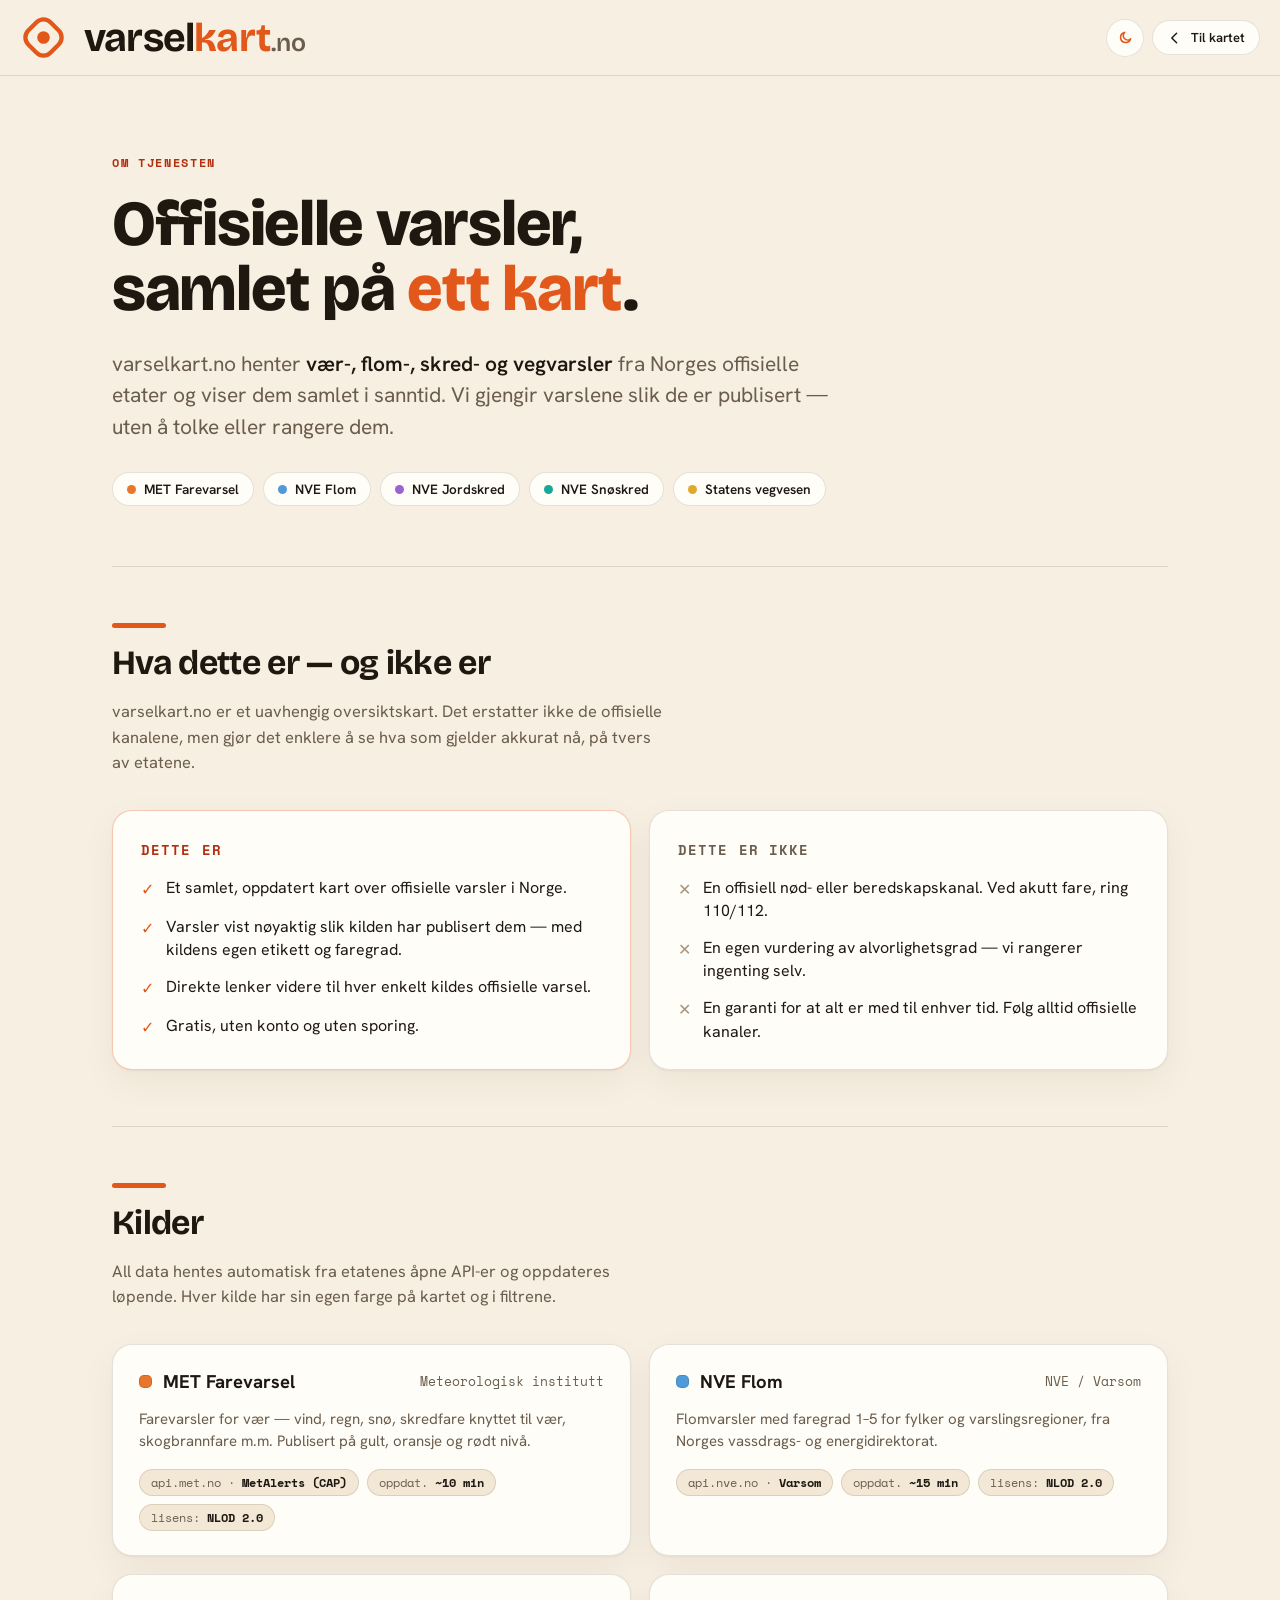
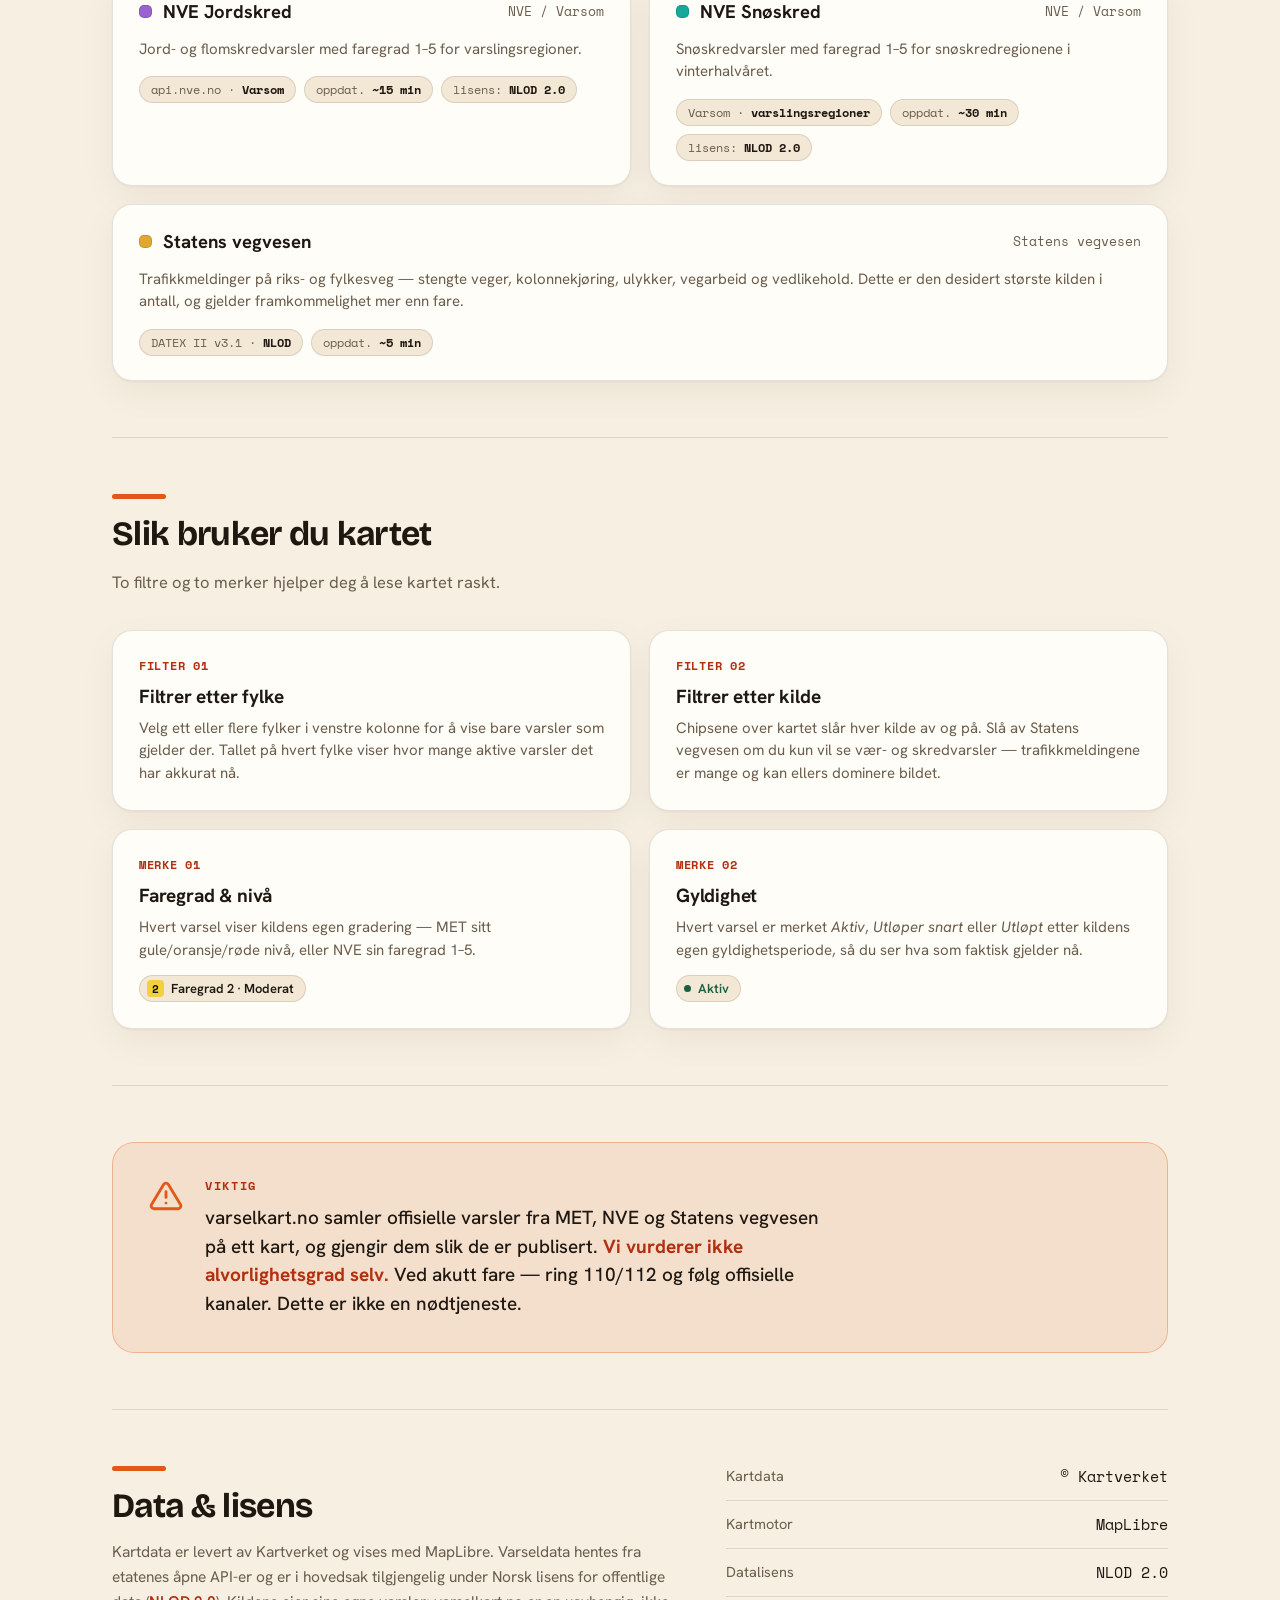
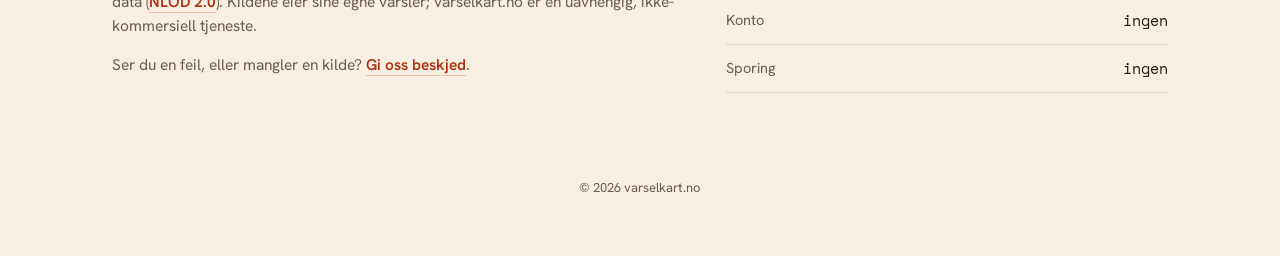
<file: frontend/om.html>
<!DOCTYPE html>
<html lang="nb" data-theme="light">
<head>
  <meta charset="UTF-8">
  <meta name="viewport" content="width=device-width, initial-scale=1.0">
  <title>Om varselkart.no — offisielle vær-, flom- og vegvarsler på kart</title>
  <meta name="description" content="Om varselkart.no — offisielle varsler fra MET, NVE og Statens vegvesen samlet på ett kart.">
  <meta name="robots" content="index, follow">
  <meta property="og:type" content="website">
  <meta property="og:url" content="https://varselkart.no/om.html">
  <meta property="og:title" content="Om varselkart.no">
  <meta property="og:description" content="Om varselkart.no — offisielle varsler fra MET, NVE og Statens vegvesen samlet på ett kart.">
  <meta property="og:locale" content="nb_NO">
  <meta property="og:image" content="https://varselkart.no/assets/og-image.png">
  <meta name="twitter:card" content="summary_large_image">
  <meta name="twitter:title" content="Om varselkart.no">
  <meta name="twitter:description" content="Om varselkart.no — offisielle varsler fra MET, NVE og Statens vegvesen samlet på ett kart.">
  <meta name="twitter:image" content="https://varselkart.no/assets/og-image.png">
  <script type="application/ld+json">
  {
    "@context": "https://schema.org",
    "@type": "WebPage",
    "name": "Om varselkart",
    "url": "https://varselkart.no/om.html",
    "description": "Om varselkart.no — offisielle varsler fra MET, NVE og Statens vegvesen samlet på ett kart.",
    "inLanguage": "nb-NO",
    "isPartOf": { "@type": "WebSite", "url": "https://varselkart.no" }
  }
  </script>
  <link rel="canonical" href="https://varselkart.no/om.html">
  <link rel="preconnect" href="https://fonts.googleapis.com">
  <link rel="preconnect" href="https://fonts.gstatic.com" crossorigin>
  <link href="https://fonts.googleapis.com/css2?family=Hanken+Grotesk:wght@400;500;600;700&family=Bricolage+Grotesque:opsz,wght@12..96,400;12..96,600;12..96,700;12..96,800&family=Space+Mono:wght@400;700&display=swap" rel="stylesheet">
  <link rel="icon" href="/favicon.ico" sizes="any">
  <link rel="icon" type="image/svg+xml" href="/favicon.svg">
  <link rel="icon" type="image/png" sizes="32x32" href="/favicon-32.png">
  <link rel="apple-touch-icon" href="/favicon-180.png">
  <link rel="manifest" href="/site.webmanifest">
  <meta name="theme-color" content="#E2571A">
  <link rel="stylesheet" href="style.css">
  <style>
    /* ── Om-side layout overrides ── */
    html, body { height: auto; overflow: auto; }
    #app { height: auto; min-height: 100vh; flex-direction: column; }

    /* ── Header ── */
    #app-header {
      position: sticky;
      top: 0;
      z-index: 20;
      height: var(--header-h);
      background: color-mix(in srgb, var(--bg) 86%, transparent);
      backdrop-filter: blur(12px);
      -webkit-backdrop-filter: blur(12px);
    }
    #brand {
      display: inline-flex;
      align-items: center;
      gap: 17px;
      text-decoration: none;
      color: inherit;
    }
    #dark-toggle { color: var(--accent); }

    /* ── Om-innhold ── */
    .om-main {
      max-width: 1120px;
      margin: 0 auto;
      padding: 0 32px;
    }

    .om-section {
      padding: 56px 0;
      border-bottom: 1px solid var(--line);
    }
    .om-section:last-of-type { border-bottom: none; }

    .barhead { display: flex; flex-direction: column; gap: 14px; }
    .barhead .bar { width: 54px; height: 5px; border-radius: 99px; background: var(--accent); }

    .eyebrow {
      font-family: var(--font-mono);
      font-size: 12px;
      letter-spacing: .14em;
      text-transform: uppercase;
      color: var(--accent);
      font-weight: 700;
    }

    /* ── Hero ── */
    .hero { padding: 78px 0 60px; }
    .hero h1 {
      margin: 20px 0 0;
      font-family: var(--font-display);
      font-size: 64px;
      font-weight: 800;
      letter-spacing: -.02em;
      line-height: 1.02;
      max-width: 14ch;
    }
    .hero h1 em { font-style: normal; color: var(--accent); }
    .lead {
      margin: 26px 0 0;
      font-size: 21px;
      line-height: 1.5;
      color: var(--dim);
      max-width: 60ch;
    }
    .lead strong { color: var(--text); font-weight: 600; }
    .hero-sources { display: flex; flex-wrap: wrap; gap: 9px; margin-top: 30px; }
    .src-chip {
      display: inline-flex;
      align-items: center;
      gap: 8px;
      padding: 7px 14px;
      border-radius: 99px;
      border: 1px solid var(--line);
      background: var(--panel);
      font-size: 13.5px;
      font-weight: 600;
    }
    .src-chip .dot { width: 9px; height: 9px; border-radius: 99px; flex-shrink: 0; }

    /* ── Seksjonstittel ── */
    h2.sec {
      margin: 0;
      font-family: var(--font-display);
      font-weight: 700;
      font-size: 34px;
      letter-spacing: -.02em;
    }
    .sec-intro {
      margin: 16px 0 0;
      font-size: 16.5px;
      line-height: 1.55;
      color: var(--dim);
      max-width: 62ch;
    }

    /* ── Er / Er ikke ── */
    .duo { display: grid; grid-template-columns: 1fr 1fr; gap: 18px; margin-top: 34px; }
    .card {
      background: var(--panel);
      border: 1px solid var(--line);
      border-radius: 20px;
      padding: 28px 28px 26px;
      box-shadow: 0 1px 2px rgba(40,24,10,.05), 0 12px 36px rgba(40,24,10,.05);
    }
    [data-theme="dark"] .card {
      box-shadow: 0 1px 2px rgba(0,0,0,.4), 0 18px 50px rgba(0,0,0,.5);
    }
    .card.flag { border-color: rgba(226,87,26,.32); }
    [data-theme="dark"] .card.flag { border-color: rgba(255,106,43,.42); }
    .card h3 {
      margin: 0 0 16px;
      font-size: 14px;
      font-family: var(--font-mono);
      letter-spacing: .08em;
      text-transform: uppercase;
      color: var(--accent);
      font-weight: 700;
    }
    .card.muted h3 { color: var(--dim); }
    .lst { list-style: none; display: flex; flex-direction: column; gap: 14px; }
    .lst li { display: flex; gap: 12px; font-size: 16px; line-height: 1.45; }
    .lst li .tick { flex-shrink: 0; margin-top: 2px; color: var(--accent); }
    .card.muted .lst li .tick { color: var(--faint); }

    /* ── Kilder ── */
    .src-grid { display: grid; grid-template-columns: repeat(2, 1fr); gap: 18px; margin-top: 34px; }
    .source {
      background: var(--panel);
      border: 1px solid var(--line);
      border-radius: 20px;
      padding: 24px 26px;
      box-shadow: 0 1px 2px rgba(40,24,10,.05), 0 12px 36px rgba(40,24,10,.05);
    }
    [data-theme="dark"] .source {
      box-shadow: 0 1px 2px rgba(0,0,0,.4), 0 18px 50px rgba(0,0,0,.5);
    }
    .source-top { display: flex; align-items: center; gap: 11px; }
    .source-top .dot {
      width: 13px; height: 13px; border-radius: 5px; flex-shrink: 0;
      box-shadow: inset 0 0 0 1px rgba(0,0,0,.12);
    }
    .source-top .nm { font-size: 18.5px; font-weight: 700; }
    .source-top .org {
      margin-left: auto;
      font-size: 12.5px;
      color: var(--dim);
      font-family: var(--font-mono);
    }
    .source p { margin: 14px 0 0; font-size: 15px; line-height: 1.5; color: var(--dim); }
    .source .meta { display: flex; flex-wrap: wrap; gap: 8px; margin-top: 16px; }
    .tag {
      font-family: var(--font-mono);
      font-size: 11.5px;
      color: var(--dim);
      background: var(--panel2);
      border: 1px solid var(--line);
      border-radius: 99px;
      padding: 4px 11px;
    }
    .tag b { color: var(--text); font-weight: 700; }

    /* ── Bruk ── */
    .use-grid { display: grid; grid-template-columns: repeat(2, 1fr); gap: 18px; margin-top: 34px; }
    .use {
      background: var(--panel);
      border: 1px solid var(--line);
      border-radius: 20px;
      padding: 26px;
      box-shadow: 0 1px 2px rgba(40,24,10,.05), 0 12px 36px rgba(40,24,10,.05);
    }
    [data-theme="dark"] .use {
      box-shadow: 0 1px 2px rgba(0,0,0,.4), 0 18px 50px rgba(0,0,0,.5);
    }
    .use .ix {
      font-family: var(--font-mono);
      font-size: 12px;
      color: var(--accent);
      font-weight: 700;
      letter-spacing: .06em;
    }
    .use h4 { margin: 10px 0 8px; font-size: 19px; font-weight: 700; letter-spacing: -.01em; }
    .use p { font-size: 15px; line-height: 1.5; color: var(--dim); }
    .badge-demo {
      display: inline-flex;
      align-items: center;
      gap: 7px;
      margin-top: 14px;
      padding: 4px 11px 4px 7px;
      border-radius: 99px;
      background: var(--panel2);
      border: 1px solid var(--line);
      font-size: 13px;
      font-weight: 600;
    }
    .badge-demo .sq {
      width: 17px; height: 17px; border-radius: 4px;
      display: inline-flex; align-items: center; justify-content: center;
      font-family: var(--font-mono); font-size: 11px; font-weight: 700; color: #1a1206;
    }

    /* ── Disclaimer-banner ── */
    .disclaimer {
      background: rgba(226,87,26,.1);
      border: 1px solid rgba(226,87,26,.32);
      border-radius: 22px;
      padding: 34px 36px;
      display: flex;
      gap: 22px;
      align-items: flex-start;
    }
    [data-theme="dark"] .disclaimer {
      background: rgba(255,106,43,.16);
      border-color: rgba(255,106,43,.42);
    }
    .disclaimer .ico { flex-shrink: 0; color: var(--accent); margin-top: 2px; }
    .disclaimer .eyebrow { margin-bottom: 10px; }
    .disclaimer p { font-size: 19px; line-height: 1.5; font-weight: 500; max-width: 58ch; }
    .disclaimer p .hl { color: var(--accent); font-weight: 700; }

    /* ── Kolofon ── */
    .colo { display: grid; grid-template-columns: 1.3fr 1fr; gap: 40px; }
    .colo p { font-size: 15.5px; line-height: 1.6; color: var(--dim); margin: 14px 0 0; }
    .colo a.tlink {
      color: var(--accent);
      text-decoration: none;
      font-weight: 600;
      border-bottom: 1px solid rgba(226,87,26,.32);
    }
    [data-theme="dark"] .colo a.tlink { border-bottom-color: rgba(255,106,43,.42); }
    .facts { display: flex; flex-direction: column; }
    .fact {
      display: flex;
      justify-content: space-between;
      gap: 16px;
      padding: 13px 0;
      border-bottom: 1px solid var(--line);
      font-size: 14.5px;
    }
    .fact:first-child { padding-top: 0; }
    .fact .k { color: var(--dim); }
    .fact .v { font-family: var(--font-mono); color: var(--text); }

    /* ── Footer ── */
    .om-footer {
      max-width: 1120px;
      margin: 0 auto;
      padding: 30px 32px 60px;
      display: flex;
      align-items: center;
      justify-content: space-between;
      gap: 16px;
      flex-wrap: wrap;
    }
    .om-footer .small { font-size: 13px; color: var(--dim); }
    .om-footer .ftlinks { display: flex; gap: 22px; font-size: 14px; font-weight: 600; }
    .om-footer .ftlinks a { text-decoration: none; color: var(--dim); }
    .om-footer .ftlinks a:hover { color: var(--accent); }

    /* ── Responsiv ── */
    @media (max-width: 820px) {
      .om-main, .om-footer { padding-left: 20px; padding-right: 20px; }
      .hero { padding-top: 48px; }
      .hero h1 { font-size: 42px; }
      .lead { font-size: 18px; }
      h2.sec { font-size: 27px; }
      .duo, .src-grid, .use-grid, .colo { grid-template-columns: 1fr; }
      .disclaimer { flex-direction: column; gap: 14px; padding: 26px; }
      .disclaimer p { font-size: 17px; }
      .source[style*="grid-column"] { grid-column: auto !important; }
    }

    /* var(--accent) in light mode (#e2571a) fails WCAG AA for small text — use a darker tint */
    [data-theme="light"] .eyebrow { color: #b03010; }
    [data-theme="light"] .card.flag h3 { color: #b03010; }
    [data-theme="light"] .use .ix { color: #b03010; }
    [data-theme="light"] .disclaimer p .hl { color: #b03010; }
    [data-theme="light"] .colo a.tlink { color: #b03010; }
  </style>
</head>
<body>
<div id="app">

  <header id="app-header">
    <a id="brand" href="/">
      <svg width="47" height="47" viewBox="0 0 24 24" fill="none" style="display:block;flex-shrink:0">
        <rect x="4" y="4" width="16" height="16" rx="5" transform="rotate(45 12 12)" fill="none" stroke="var(--accent)" stroke-width="2.2"/>
        <circle cx="12" cy="12" r="3.2" fill="var(--accent)"/>
      </svg>
      <span style="font-family:var(--font-display);font-weight:var(--display-weight);font-size:40px;letter-spacing:-.02em;line-height:1;white-space:nowrap">
        <span style="color:var(--text)">varsel</span><span style="color:var(--accent)">kart</span><span style="color:var(--dim);font-size:25px;font-weight:600;letter-spacing:0;margin-left:1px">.no</span>
      </span>
    </a>
    <div id="header-actions">
      <button id="dark-toggle" aria-label="Bytt modus"></button>
      <a href="/" class="pill-link" style="white-space:nowrap">
        <svg width="16" height="16" viewBox="0 0 20 20" fill="none" stroke="currentColor" stroke-width="1.8" stroke-linecap="round" stroke-linejoin="round" style="display:block;flex-shrink:0"><path d="M12 4l-6 6 6 6"/></svg>
        Til kartet
      </a>
      <!-- SKJULT I v1 — ntfy-varsling. Behold for senere versjon. Se docs/ntfy-parkert.md.
      <button id="bell-btn" class="bell-btn" aria-label="Følg fylker">
        <span class="bell-label">Følg fylker</span>
      </button>
      -->
    </div>
  </header>

  <main class="om-main">

    <!-- HERO -->
    <section class="om-section hero">
      <div class="eyebrow">Om tjenesten</div>
      <h1>Offisielle varsler, samlet på <em>ett kart</em>.</h1>
      <p class="lead">varselkart.no henter <strong>vær-, flom-, skred- og vegvarsler</strong> fra Norges offisielle etater og viser dem samlet i sanntid. Vi gjengir varslene slik de er publisert — uten å tolke eller rangere dem.</p>
      <div class="hero-sources">
        <span class="src-chip"><span class="dot" style="background:var(--met)"></span>MET Farevarsel</span>
        <span class="src-chip"><span class="dot" style="background:var(--flom)"></span>NVE Flom</span>
        <span class="src-chip"><span class="dot" style="background:var(--jord)"></span>NVE Jordskred</span>
        <span class="src-chip"><span class="dot" style="background:var(--sno)"></span>NVE Snøskred</span>
        <span class="src-chip"><span class="dot" style="background:var(--veg)"></span>Statens vegvesen</span>
      </div>
    </section>

    <!-- HVA DETTE ER / IKKE ER -->
    <section class="om-section">
      <div class="barhead">
        <div class="bar"></div>
        <h2 class="sec">Hva dette er — og ikke er</h2>
      </div>
      <p class="sec-intro">varselkart.no er et uavhengig oversiktskart. Det erstatter ikke de offisielle kanalene, men gjør det enklere å se hva som gjelder akkurat nå, på tvers av etatene.</p>
      <div class="duo">
        <div class="card flag">
          <h3>Dette er</h3>
          <ul class="lst">
            <li><span class="tick">✓</span><span>Et samlet, oppdatert kart over offisielle varsler i Norge.</span></li>
            <li><span class="tick">✓</span><span>Varsler vist nøyaktig slik kilden har publisert dem — med kildens egen etikett og faregrad.</span></li>
            <li><span class="tick">✓</span><span>Direkte lenker videre til hver enkelt kildes offisielle varsel.</span></li>
            <li><span class="tick">✓</span><span>Gratis, uten konto og uten sporing.</span></li>
          </ul>
        </div>
        <div class="card muted">
          <h3>Dette er ikke</h3>
          <ul class="lst">
            <li><span class="tick">✕</span><span>En offisiell nød- eller beredskapskanal. Ved akutt fare, ring 110/112.</span></li>
            <li><span class="tick">✕</span><span>En egen vurdering av alvorlighetsgrad — vi rangerer ingenting selv.</span></li>
            <li><span class="tick">✕</span><span>En garanti for at alt er med til enhver tid. Følg alltid offisielle kanaler.</span></li>
          </ul>
        </div>
      </div>
    </section>

    <!-- KILDER -->
    <section class="om-section">
      <div class="barhead">
        <div class="bar"></div>
        <h2 class="sec">Kilder</h2>
      </div>
      <p class="sec-intro">All data hentes automatisk fra etatenes åpne API-er og oppdateres løpende. Hver kilde har sin egen farge på kartet og i filtrene.</p>
      <div class="src-grid">
        <div class="source">
          <div class="source-top">
            <span class="dot" style="background:var(--met)"></span>
            <span class="nm">MET Farevarsel</span>
            <span class="org">Meteorologisk institutt</span>
          </div>
          <p>Farevarsler for vær — vind, regn, snø, skredfare knyttet til vær, skogbrannfare m.m. Publisert på gult, oransje og rødt nivå.</p>
          <div class="meta">
            <span class="tag">api.met.no · <b>MetAlerts (CAP)</b></span>
            <span class="tag">oppdat. <b>~10 min</b></span>
            <span class="tag">lisens: <b>NLOD 2.0</b></span>
          </div>
        </div>
        <div class="source">
          <div class="source-top">
            <span class="dot" style="background:var(--flom)"></span>
            <span class="nm">NVE Flom</span>
            <span class="org">NVE / Varsom</span>
          </div>
          <p>Flomvarsler med faregrad 1–5 for fylker og varslingsregioner, fra Norges vassdrags- og energidirektorat.</p>
          <div class="meta">
            <span class="tag">api.nve.no · <b>Varsom</b></span>
            <span class="tag">oppdat. <b>~15 min</b></span>
            <span class="tag">lisens: <b>NLOD 2.0</b></span>
          </div>
        </div>
        <div class="source">
          <div class="source-top">
            <span class="dot" style="background:var(--jord)"></span>
            <span class="nm">NVE Jordskred</span>
            <span class="org">NVE / Varsom</span>
          </div>
          <p>Jord- og flomskredvarsler med faregrad 1–5 for varslingsregioner.</p>
          <div class="meta">
            <span class="tag">api.nve.no · <b>Varsom</b></span>
            <span class="tag">oppdat. <b>~15 min</b></span>
            <span class="tag">lisens: <b>NLOD 2.0</b></span>
          </div>
        </div>
        <div class="source">
          <div class="source-top">
            <span class="dot" style="background:var(--sno)"></span>
            <span class="nm">NVE Snøskred</span>
            <span class="org">NVE / Varsom</span>
          </div>
          <p>Snøskredvarsler med faregrad 1–5 for snøskredregionene i vinterhalvåret.</p>
          <div class="meta">
            <span class="tag">Varsom · <b>varslingsregioner</b></span>
            <span class="tag">oppdat. <b>~30 min</b></span>
            <span class="tag">lisens: <b>NLOD 2.0</b></span>
          </div>
        </div>
        <div class="source" style="grid-column: 1 / -1">
          <div class="source-top">
            <span class="dot" style="background:var(--veg)"></span>
            <span class="nm">Statens vegvesen</span>
            <span class="org">Statens vegvesen</span>
          </div>
          <p>Trafikkmeldinger på riks- og fylkesveg — stengte veger, kolonnekjøring, ulykker, vegarbeid og vedlikehold. Dette er den desidert største kilden i antall, og gjelder framkommelighet mer enn fare.</p>
          <div class="meta">
            <span class="tag">DATEX II v3.1 · <b>NLOD</b></span>
            <span class="tag">oppdat. <b>~5 min</b></span>
          </div>
        </div>
      </div>
    </section>

    <!-- SLIK BRUKER DU KARTET -->
    <section class="om-section">
      <div class="barhead">
        <div class="bar"></div>
        <h2 class="sec">Slik bruker du kartet</h2>
      </div>
      <p class="sec-intro">To filtre og to merker hjelper deg å lese kartet raskt.</p>
      <div class="use-grid">
        <div class="use">
          <div class="ix">FILTER 01</div>
          <h4>Filtrer etter fylke</h4>
          <p>Velg ett eller flere fylker i venstre kolonne for å vise bare varsler som gjelder der. Tallet på hvert fylke viser hvor mange aktive varsler det har akkurat nå.</p>
        </div>
        <div class="use">
          <div class="ix">FILTER 02</div>
          <h4>Filtrer etter kilde</h4>
          <p>Chipsene over kartet slår hver kilde av og på. Slå av Statens vegvesen om du kun vil se vær- og skredvarsler — trafikkmeldingene er mange og kan ellers dominere bildet.</p>
        </div>
        <div class="use">
          <div class="ix">MERKE 01</div>
          <h4>Faregrad &amp; nivå</h4>
          <p>Hvert varsel viser kildens egen gradering — MET sitt gule/oransje/røde nivå, eller NVE sin faregrad 1–5.</p>
          <span class="badge-demo"><span class="sq" style="background:#F4D03F">2</span>Faregrad 2 · Moderat</span>
        </div>
        <div class="use">
          <div class="ix">MERKE 02</div>
          <h4>Gyldighet</h4>
          <p>Hvert varsel er merket <em>Aktiv</em>, <em>Utløper snart</em> eller <em>Utløpt</em> etter kildens egen gyldighetsperiode, så du ser hva som faktisk gjelder nå.</p>
          <span class="badge-demo" style="color:var(--ok-color)"><span style="width:7px;height:7px;border-radius:99px;background:var(--ok-color);display:inline-block"></span>Aktiv</span>
        </div>
      </div>
    </section>

    <!-- SKJULT I v1 — ntfy-varsling. Behold for senere versjon. Se docs/ntfy-parkert.md.
    <section class="om-section">
      <div class="barhead">
        <div class="bar"></div>
        <h2 class="sec">Få varsel på telefonen</h2>
      </div>
      ... ntfy-steg ...
    </section>
    -->

    <!-- DISCLAIMER -->
    <section class="om-section">
      <div class="disclaimer">
        <span class="ico">
          <svg width="34" height="34" viewBox="0 0 24 24" fill="none" stroke="currentColor" stroke-width="2" stroke-linecap="round" stroke-linejoin="round">
            <path d="M10.3 3.9 1.8 18a2 2 0 0 0 1.7 3h17a2 2 0 0 0 1.7-3L13.7 3.9a2 2 0 0 0-3.4 0Z"/>
            <path d="M12 9v4"/><path d="M12 17h.01"/>
          </svg>
        </span>
        <div>
          <div class="eyebrow">Viktig</div>
          <p>varselkart.no samler offisielle varsler fra MET, NVE og Statens vegvesen på ett kart, og gjengir dem slik de er publisert. <span class="hl">Vi vurderer ikke alvorlighetsgrad selv.</span> Ved akutt fare — ring 110/112 og følg offisielle kanaler. Dette er ikke en nødtjeneste.</p>
        </div>
      </div>
    </section>

    <!-- KOLOFON -->
    <section class="om-section">
      <div class="colo">
        <div>
          <div class="barhead">
            <div class="bar"></div>
            <h2 class="sec">Data &amp; lisens</h2>
          </div>
          <p>Kartdata er levert av Kartverket og vises med MapLibre. Varseldata hentes fra etatenes åpne API-er og er i hovedsak tilgjengelig under Norsk lisens for offentlige data (<a class="tlink" href="https://data.norge.no/nlod/no/2.0" target="_blank" rel="noopener">NLOD 2.0</a>). Kildene eier sine egne varsler; varselkart.no er en uavhengig, ikke-kommersiell tjeneste.</p>
          <p>Ser du en feil, eller mangler en kilde? <a class="tlink" href="https://github.com/MrFoos/varselkart/issues" target="_blank" rel="noopener">Gi oss beskjed</a>.</p>
        </div>
        <div class="facts">
          <div class="fact"><span class="k">Kartdata</span><span class="v">© Kartverket</span></div>
          <div class="fact"><span class="k">Kartmotor</span><span class="v">MapLibre</span></div>
          <div class="fact"><span class="k">Datalisens</span><span class="v">NLOD 2.0</span></div>
          <div class="fact"><span class="k">Konto</span><span class="v">ingen</span></div>
          <div class="fact"><span class="k">Sporing</span><span class="v">ingen</span></div>
        </div>
      </div>
    </section>

  </main>

  <footer class="om-footer">
    <div class="small">© 2026 varselkart.no</div>
  </footer>

</div>

<script type="module" src="src/om.js"></script>
</body>
</html>
</file>
<file: frontend/style.css>
/* ── B2 Design Tokens ─────────────────────────────────────────────────── */
:root {
  --header-h: 76px;
  --footer-h: 32px;
  --rail-w: 452px;
  --radius: 13px;
  --radius-lg: 24px;
  --pill: 99px;

  /* Lys modus (B2 "Uttrykksfull Varm") */
  --bg:          #f7efe1;
  --panel:       #fffdf8;
  --panel2:      #f3e8d6;
  --line:        rgba(58,38,18,.13);
  --text:        #1f1811;
  --dim:         #6b5d4d;
  --faint:       #a8957d;
  --accent:      #e2571a;
  --on-accent:   #1f1811;
  --chip-bg:     #f2e7d3;
  --row-sel:     rgba(226,87,26,.08);
  --row-hover:   rgba(58,38,18,.035);
  --switch-off:  rgba(58,38,18,.18);
  --ok-color:    #1a6040;
  --stale-color: #bb8a23;
  --ending-fg:   #7a4f0e;
  --ending-bg:   rgba(214,158,46,.16);
  --down-color:  #cf4a3c;
  --down-soft:   rgba(207,74,60,.08);
  --down-line:   rgba(207,74,60,.22);
  --fresh-bg:    rgba(58,155,106,.13);

  --font-ui:          'Hanken Grotesk', system-ui, sans-serif;
  --font-display:     'Bricolage Grotesque', system-ui, sans-serif;
  --font-mono:        'Space Mono', ui-monospace, monospace;
  --display-weight:   700;

  /* Kildefarger */
  --met:  #E8762C;
  --flom: #4F9BD9;
  --jord: #9A63D1;
  --sno:  #18A89A;
  --veg:  #E0A92E;
}

[data-theme="dark"] {
  --bg:          #100c08;
  --panel:       #1b1510;
  --panel2:      #251c14;
  --line:        rgba(255,228,200,.12);
  --text:        #f8f1e6;
  --dim:         #b8a991;
  --faint:       #7d6f5b;
  --accent:      #ff6a2b;
  --on-accent:   #170a03;
  --chip-bg:     rgba(255,228,200,.07);
  --row-sel:     rgba(255,106,43,.15);
  --row-hover:   rgba(255,228,200,.04);
  --switch-off:  rgba(255,228,200,.16);
  --ok-color:    #5bbf8a;
  --stale-color: #d6a13a;
  --ending-fg:   #e8a030;
  --ending-bg:   rgba(214,158,46,.13);
  --down-color:  #e0685e;
  --down-soft:   rgba(224,104,94,.13);
  --down-line:   rgba(224,104,94,.32);
  --fresh-bg:    rgba(91,191,138,.14);
}

/* ── Reset ────────────────────────────────────────────────────────────── */
*, *::before, *::after { box-sizing: border-box; margin: 0; padding: 0; }
[hidden] { display: none !important; }
html, body { height: 100%; overflow: hidden; -webkit-font-smoothing: antialiased; text-rendering: optimizeLegibility; }
body { background: var(--bg); color: var(--text); font-family: var(--font-ui); }
button { font-family: inherit; cursor: pointer; }
a { color: inherit; }
::-webkit-scrollbar { width: 7px; }
::-webkit-scrollbar-thumb { background: rgba(100,80,60,.2); border-radius: 99px; }
::-webkit-scrollbar-track { background: transparent; }

/* ── App-skall ────────────────────────────────────────────────────────── */
#app { display: flex; flex-direction: column; height: 100%; }

/* ── Header ───────────────────────────────────────────────────────────── */
#app-header {
  display: flex;
  align-items: center;
  justify-content: space-between;
  padding: 0 20px;
  height: var(--header-h);
  border-bottom: 1px solid var(--line);
  background: var(--bg);
  flex-shrink: 0;
  z-index: 10;
  gap: 12px;
}

#brand { flex-shrink: 0; text-decoration: none; cursor: pointer; display: inline-flex; align-items: center; }

#header-actions {
  display: flex;
  align-items: center;
  gap: 8px;
  flex-shrink: 0;
}

#dark-toggle {
  width: 38px;
  height: 38px;
  border-radius: 99px;
  border: 1px solid var(--line);
  background: var(--panel);
  display: inline-flex;
  align-items: center;
  justify-content: center;
  flex-shrink: 0;
  transition: background .15s;
}
#dark-toggle:hover { background: var(--panel2); }

.bell-btn {
  display: inline-flex;
  align-items: center;
  gap: 8px;
  padding: 8px 13px 8px 11px;
  border-radius: var(--pill);
  border: 1px solid var(--line);
  background: var(--panel);
  font-family: var(--font-ui);
  font-size: 13px;
  font-weight: 600;
  color: var(--text);
  transition: background .15s;
  white-space: nowrap;
  flex-shrink: 0;
}
.bell-btn:hover { background: var(--panel2); }

.pill-link {
  display: inline-flex;
  align-items: center;
  gap: 8px;
  padding: 8px 14px;
  border-radius: var(--pill);
  border: 1px solid var(--line);
  background: var(--panel);
  font-family: var(--font-ui);
  font-size: 13px;
  font-weight: 600;
  color: var(--text);
  text-decoration: none;
  transition: background .15s;
  white-space: nowrap;
  flex-shrink: 0;
}
.pill-link:hover { background: var(--panel2); }

.bell-count {
  min-width: 18px; height: 18px; padding: 0 5px;
  border-radius: 99px;
  background: var(--accent); color: #fff;
  font-family: var(--font-mono); font-size: 10.5px; font-weight: 700;
  display: inline-flex; align-items: center; justify-content: center;
}

/* ── Hoved-layout ─────────────────────────────────────────────────────── */
#main {
  flex: 1;
  overflow: hidden;
  display: grid;
  grid-template-columns: var(--rail-w) 1fr;
  min-height: 0;
}

/* ── App-footer ───────────────────────────────────────────────────────── */
#app-footer {
  height: var(--footer-h);
  display: flex;
  align-items: center;
  justify-content: center;
  flex-wrap: wrap;
  gap: 0 10px;
  padding: 0 16px;
  font-size: 11px;
  color: var(--dim);
  background: var(--bg);
  border-top: 1px solid var(--line);
  flex-shrink: 0;
}
#app-footer a { color: var(--dim); text-underline-offset: 2px; }
#app-footer a:hover { color: var(--accent); }
.app-footer-sep { opacity: .4; }

/* ── Venstre rail ─────────────────────────────────────────────────────── */
#left-rail {
  overflow: hidden;
  display: flex;
  flex-direction: column;
  border-right: 1px solid var(--line);
  background: var(--bg);
}

#rail-list-wrap {
  flex: 1;
  overflow-y: auto;
  padding: 18px 24px 28px;
  display: flex;
  flex-direction: column;
}

#rail-detail {
  flex: 1;
  overflow: hidden;
  display: flex;
  flex-direction: column;
}
#rail-detail[hidden] { display: none; }

/* Detalj-visning */
.wd-wrap { display: flex; flex-direction: column; height: 100%; background: var(--panel); }
.wd-header { padding: 16px 18px 14px; border-bottom: 1px solid var(--line); flex-shrink: 0; }
.wd-nav-row { display: flex; align-items: center; justify-content: space-between; margin-bottom: 13px; }

.wd-tilbake {
  display: inline-flex; align-items: center; gap: 6px;
  background: none; border: none; color: var(--dim);
  font-family: var(--font-mono); font-size: 11.5px;
  letter-spacing: .03em; text-transform: uppercase; padding: 0;
}
.wd-tilbake:hover { color: var(--text); }

.wd-tittel {
  margin: 13px 0 2px;
  font-family: var(--font-display);
  font-size: 24px; line-height: 1.1;
  font-weight: var(--display-weight);
  color: var(--text); letter-spacing: -.02em;
}
.wd-omrade {
  display: flex; align-items: center; gap: 6px;
  color: var(--dim); font-size: 14px; margin-top: 4px;
}
.wd-body { flex: 1; overflow-y: auto; padding: 16px 18px 20px; }
.wd-beskrivelse { font-size: 14.5px; line-height: 1.55; color: var(--text); margin-bottom: 16px; }
.wd-instruks {
  background: var(--panel2); border: 1px solid var(--line);
  border-radius: var(--radius); padding: 11px 13px; margin-bottom: 18px;
}
.wd-instruks-label {
  font-family: var(--font-mono); font-size: 10.5px;
  letter-spacing: .05em; text-transform: uppercase;
  color: var(--dim); margin-bottom: 5px;
}
.wd-instruks-tekst { font-size: 13.5px; line-height: 1.5; color: var(--text); }
.wd-meta-tabell { margin-bottom: 18px; }
.wd-meta-rad {
  display: flex; justify-content: space-between; gap: 12px;
  padding: 9px 0; border-bottom: 1px solid var(--line); font-size: 12.5px;
}
.wd-meta-rad > span:first-child { color: var(--dim); }
.wd-meta-rad > span:last-child { font-family: var(--font-mono); color: var(--text); text-align: right; }
.wd-kilde-row { display: flex; align-items: center; gap: 8px; margin-bottom: 12px; }
.wd-kilde-dot { width: 9px; height: 9px; border-radius: 99px; flex-shrink: 0; }
.wd-kilde-org { font-size: 13px; font-weight: 600; color: var(--text); }
.wd-kilde-attr { font-family: var(--font-mono); font-size: 11px; color: var(--dim); }
.wd-lenke-btn {
  display: flex; align-items: center; justify-content: center; gap: 8px;
  padding: 12px; border-radius: var(--radius);
  text-decoration: none; background: var(--accent); color: var(--on-accent);
  font-weight: 650; font-size: 14px; margin-bottom: 14px; transition: opacity .15s;
}
.wd-lenke-btn:hover { opacity: .88; }
.disclaimer-note { font-size: 12px; line-height: 1.5; color: var(--faint); }

/* Tidslinje */
.wd-tidslinje { margin-bottom: 18px; }
.wd-tl-label { font-family: var(--font-mono); font-size: 10.5px; letter-spacing: .05em; text-transform: uppercase; color: var(--dim); margin-bottom: 8px; }
.wd-tl-track { position: relative; height: 6px; border-radius: 3px; background: var(--line); margin-bottom: 6px; }
.wd-tl-fill { position: absolute; top: 0; left: 0; height: 100%; border-radius: 3px; }
.wd-tl-segment { position: absolute; top: 0; bottom: 0; background: var(--accent); opacity: 0.45; border-radius: 2px; }
.wd-tl-naa { position: absolute; top: -4px; width: 2px; height: 14px; background: var(--text); border-radius: 1px; transform: translateX(-50%); }
.wd-tl-ankre { display: flex; justify-content: space-between; font-family: var(--font-mono); font-size: 10px; color: var(--dim); }
.wd-tl-perioder { font-size: 11px; color: var(--dim); margin-top: 4px; }

/* Fasetter (DATEX situasjonstyper) */
.wd-fasetter { margin: 0 0 14px; }
.wd-fasetter-label { font-family: var(--font-mono); font-size: 10.5px; font-weight: 600; text-transform: uppercase; letter-spacing: .04em; color: var(--dim); margin-bottom: 8px; }
.wd-fasett-rad { display: flex; flex-direction: column; gap: 4px; margin-bottom: 8px; }
.wd-fasett-tekst { margin: 0; font-size: 13px; line-height: 1.45; color: var(--text); padding-left: 2px; }

/* Relaterte varsler */
.wd-relaterte { margin-bottom: 14px; }
.wd-relaterte-label { font-family: var(--font-mono); font-size: 10.5px; letter-spacing: .05em; text-transform: uppercase; color: var(--dim); margin-bottom: 6px; }
.wd-rel-kort { display: flex; flex-direction: column; gap: 3px; width: 100%; padding: 9px 10px; border-radius: var(--radius); background: var(--panel2); border: 1px solid var(--line); cursor: pointer; text-align: left; margin-bottom: 4px; transition: border-color .15s; }
.wd-rel-kort:hover { border-color: var(--accent); }
.wd-rel-tittel { font-size: 13px; font-weight: 550; color: var(--text); }
.wd-rel-meta { font-family: var(--font-mono); font-size: 11px; color: var(--dim); }

/* Rail seksjonstittel */
.rail-section-head {
  display: flex; align-items: baseline; justify-content: space-between;
  gap: 12px; margin-bottom: 10px;
}
.rail-section-tittel {
  font-family: var(--font-display);
  font-size: 24px; font-weight: var(--display-weight);
  color: var(--text); letter-spacing: -.02em; line-height: 1.1;
}
.rail-section-tittel::after {
  content: '';
  display: block;
  width: 46px; height: 4px;
  border-radius: 99px; background: var(--accent); margin-top: 7px;
}
.rail-section-count {
  font-family: var(--font-mono); font-size: 13px;
  color: var(--dim); flex-shrink: 0; white-space: nowrap;
}
.rail-section-sub {
  font-size: 13.5px; line-height: 1.5;
  color: var(--dim); margin-bottom: 16px;
}

/* ── Varsel-kort ──────────────────────────────────────────────────────── */
.varsel-kort {
  display: block; width: 100%; text-align: left; cursor: pointer;
  border: none; border-left: 3px solid transparent;
  background: transparent; padding: 14px 16px 14px 15px;
  border-bottom: 1px solid var(--line); transition: background .15s;
  font-family: var(--font-ui);
}
.varsel-kort:hover { background: var(--row-hover); }
.varsel-kort.aktiv { background: var(--row-sel); border-left-color: var(--accent); }
.varsel-kort.expired { opacity: .5; }
.vk-row-top { display: flex; align-items: center; justify-content: space-between; gap: 8px; margin-bottom: 8px; }
.vk-row-tittel { font-size: 15px; font-weight: 650; color: var(--text); line-height: 1.25; margin-bottom: 3px; letter-spacing: -.01em; }
.vk-row-omrade { color: var(--text); font-weight: 600; }
.vk-row-meta { display: flex; align-items: center; gap: 8px; margin-top: 7px; flex-wrap: wrap; }
.vk-dot-sep { color: var(--faint); font-size: 11px; }
.vk-tid { font-family: var(--font-mono); font-size: 11px; color: var(--dim); }
.vk-row-sublinje { font-family: var(--font-mono); font-size: 11px; color: var(--dim); margin: 2px 0 4px; }
.vk-fasett-chips { display: flex; flex-wrap: wrap; gap: 4px; margin: 4px 0 2px; }
.vk-fasett-chip { display: inline-flex; padding: 2px 8px; border-radius: var(--pill); background: var(--chip-bg); font-family: var(--font-mono); font-size: 10.5px; font-weight: 600; color: var(--dim); border: 1px solid var(--line); }
.rail-gruppe-label { font-family: var(--font-mono); font-size: 10px; text-transform: uppercase; letter-spacing: .08em; color: var(--dim); padding: 8px 16px 4px; }

/* ── Kart-kolonne ─────────────────────────────────────────────────────── */
#map-column {
  display: flex; flex-direction: column;
  padding: 22px; gap: 14px; overflow: hidden; min-width: 0;
}

#chip-bar { display: flex; align-items: center; gap: 6px 8px; flex-wrap: wrap; flex-shrink: 0; }
.chip-group { display: inline-flex; align-items: center; flex-wrap: wrap; gap: 0 8px; }

.lag-chip {
  display: inline-flex; align-items: center; gap: 7px; flex-shrink: 0;
  padding: 6px 11px; border-radius: var(--pill);
  border: 1px solid var(--line); background: transparent;
  color: var(--faint); font-family: var(--font-ui);
  font-size: 12.5px; font-weight: 600; opacity: .7; transition: all .15s;
}
.lag-chip.on { border-color: rgba(226,87,26,.35); background: var(--panel); color: var(--text); opacity: 1; }
.lag-chip:hover { opacity: 1; }
.chip-dot { width: 8px; height: 8px; border-radius: 99px; flex-shrink: 0; }
.chip-nede { color: var(--down-color); font-family: var(--font-mono); font-size: 10.5px; font-weight: 700; white-space: nowrap; }
.chip-forsinket { color: var(--stale-color); font-family: var(--font-mono); font-size: 10.5px; white-space: nowrap; }
.chip-count { font-family: var(--font-mono); font-size: 10.5px; color: var(--dim); white-space: nowrap; }
.chip-count--zero { font-weight: 400; }
.chip-group-prefix { font-family: var(--font-mono); font-size: 10px; font-weight: 700; letter-spacing: .07em; text-transform: uppercase; color: var(--dim); white-space: nowrap; padding-right: 2px; align-self: center; }
.chip-group-divider { display: inline-block; width: 1px; height: 16px; background: var(--line); margin: 0 4px; align-self: center; flex-shrink: 0; }

#map { flex: 1; min-height: 0; border-radius: var(--radius-lg); overflow: hidden; border: 1px solid var(--line); box-shadow: 0 1px 2px rgba(20,30,45,.06); }
.maplibregl-map { border-radius: var(--radius-lg); }
.maplibregl-ctrl-attrib { font-size: 11px !important; background: #fff !important; }
.maplibregl-ctrl-attrib-inner { color: #1f1811 !important; }
.maplibregl-ctrl-attrib-inner a { color: #1f1811 !important; }

/* Temaoverstyring for MapLibre-kontroller */
.maplibregl-ctrl-group {
  background: var(--panel) !important;
  border: 1px solid var(--line) !important;
  box-shadow: 0 1px 3px rgba(0,0,0,.1) !important;
  border-radius: var(--radius) !important;
}
.maplibregl-ctrl-group button:not(.vk-zoom-btn) {
  background: transparent !important;
  color: var(--text) !important;
  border-bottom: 1px solid var(--line) !important;
}
.maplibregl-ctrl-group button:not(.vk-zoom-btn):last-child { border-bottom: none !important; }
.maplibregl-ctrl-group button:not(.vk-zoom-btn):hover { background: var(--row-hover) !important; }
.maplibregl-ctrl-group button span svg { filter: none !important; }

.vk-zoom-btn {
  width: 29px; height: 29px;
  display: flex; align-items: center; justify-content: center;
  background: transparent;
  color: var(--text);
  border: none; cursor: pointer;
  border-bottom: 1px solid var(--line);
  transition: background .15s ease;
}
.vk-zoom-btn:last-child { border-bottom: none; }
.vk-zoom-btn .glyph {
  display: inline-block;
  font-size: 18px; line-height: 1;
  transition: transform .15s ease, color .15s ease;
}
.vk-zoom-btn:hover { background: color-mix(in oklch, var(--accent) 16%, var(--panel)); }
.vk-zoom-btn:hover .glyph { color: var(--accent); transform: scale(1.22); }
.vk-zoom-btn:active .glyph { transform: scale(0.9); }
.vk-zoom-btn:focus-visible { outline: 2px solid var(--accent); outline-offset: 2px; }

#no-data-note { flex-shrink: 0; }
.no-data-row {
  display: flex; align-items: flex-start; gap: 8px;
  padding: 10px 13px; border-radius: var(--radius);
  background: var(--down-soft); border: 1px solid var(--down-line);
  font-size: 12px; line-height: 1.4; color: var(--text);
}

/* ── Mobil-innhold (under kart, kun mobil) ────────────────────────────── */
#mobile-content { display: none; padding: 16px 16px 30px; background: var(--bg); }

/* ── Bottom sheet ─────────────────────────────────────────────────────── */
.sheet {
  position: fixed; left: 0; right: 0; bottom: 0; height: 90%;
  background: var(--panel);
  border-radius: calc(var(--radius-lg) + 6px) calc(var(--radius-lg) + 6px) 0 0;
  border: 1px solid var(--line); overflow: hidden;
  transform: translateY(100%);
  transition: transform .3s cubic-bezier(.4,0,.2,1);
  z-index: 60; box-shadow: 0 -16px 50px rgba(0,0,0,.25);
}
.sheet.open { transform: translateY(0); }
.sheet::before {
  content: ''; position: absolute; top: 8px; left: 50%; transform: translateX(-50%);
  width: 38px; height: 4px; border-radius: 99px; background: var(--line); z-index: 5;
}

/* ── Scrim ────────────────────────────────────────────────────────────── */
.scrim {
  position: fixed; inset: 0;
  background: rgba(30,20,10,.4);
  opacity: 0; pointer-events: none;
  transition: opacity .25s; z-index: 50;
}
.scrim.open { opacity: 1; pointer-events: auto; }

/* ── Subscribe-panel ──────────────────────────────────────────────────── */
.sp-wrap {
  display: flex; flex-direction: column; height: 100%;
  font-family: var(--font-ui); background: var(--panel); padding-top: 20px;
}
.sp-header { padding: 0 18px 14px; border-bottom: 1px solid var(--line); flex-shrink: 0; }
.sp-title-row { display: flex; align-items: flex-start; justify-content: space-between; }
.sp-title-group { display: flex; align-items: center; gap: 10px; }
.sp-bell-icon {
  width: 36px; height: 36px; border-radius: var(--radius);
  background: rgba(226,87,26,.1);
  display: inline-flex; align-items: center; justify-content: center; flex-shrink: 0;
}
.sp-title {
  font-family: var(--font-display); font-size: 20px;
  font-weight: var(--display-weight); color: var(--text); letter-spacing: -.01em;
}
.sp-subtitle { font-size: 12.5px; color: var(--dim); margin-top: 2px; }
.sp-close-btn { background: none; border: none; color: var(--dim); padding: 4px; display: flex; }
.sp-close-btn:hover { color: var(--text); }
.sp-intro { margin: 13px 0 0; font-size: 13px; line-height: 1.5; color: var(--dim); }
.sp-push-row { padding: 14px 18px; border-bottom: 1px solid var(--line); flex-shrink: 0; }
.sp-push-inner {
  display: flex; align-items: center; gap: 12px;
  padding: 12px 13px; border-radius: var(--radius);
  background: var(--panel2); border: 1px solid var(--line); transition: all .2s;
}
.sp-push-inner.sp-push-on { background: rgba(226,87,26,.1); border-color: rgba(226,87,26,.3); }
.sp-push-text { flex: 1; }
.sp-push-label { font-size: 13.5px; font-weight: 650; color: var(--text); }
.sp-push-note { font-size: 11.5px; color: var(--dim); margin-top: 2px; }
.sp-list-label {
  font-family: var(--font-mono); font-size: 10.5px;
  letter-spacing: .06em; text-transform: uppercase;
  color: var(--dim); padding: 12px 18px 6px; flex-shrink: 0;
}
.sp-fylke-list { flex: 1; overflow-y: auto; }
.sp-fylke-row { display: flex; align-items: center; gap: 12px; padding: 10px 18px; border-bottom: 1px solid var(--line); }
.sp-fylke-info { flex: 1; min-width: 0; }
.sp-fylke-name-row { display: flex; align-items: center; gap: 8px; }
.sp-fylke-navn { font-size: 14.5px; font-weight: 600; color: var(--text); }
.sp-fylke-count {
  font-family: var(--font-mono); font-size: 10px; font-weight: 700;
  color: var(--accent); background: rgba(226,87,26,.1);
  border-radius: 99px; padding: 1px 7px;
}
.sp-fylke-topic { font-family: var(--font-mono); font-size: 11px; color: var(--faint); margin-top: 2px; }
.sp-footer {
  padding: 12px 18px 14px; border-top: 1px solid var(--line);
  background: var(--panel2); font-size: 11px; line-height: 1.45;
  color: var(--faint); flex-shrink: 0;
}

/* ── Fylkefilter ──────────────────────────────────────────────────────── */
.ff-wrap {
  padding-bottom: 12px;
  border-bottom: 1px solid var(--line);
  margin-bottom: 16px;
}

.ff-header-row {
  display: flex;
  align-items: center;
  gap: 8px;
  margin-bottom: 8px;
}
.ff-header-label {
  font-family: var(--font-mono);
  font-size: 10.5px;
  font-weight: 700;
  letter-spacing: .06em;
  text-transform: uppercase;
  color: var(--dim);
}

.ff-active-bar {
  display: flex;
  align-items: center;
  justify-content: space-between;
  gap: 8px;
  padding: 6px 0 10px;
  font-size: 13px;
  color: var(--text);
  flex-wrap: wrap;
}
.ff-active-label { flex: 1; min-width: 0; }
.ff-active-count { color: var(--dim); font-weight: 400; }
.ff-active-actions { display: flex; align-items: center; gap: 8px; flex-shrink: 0; }

.ff-nullstill {
  padding: 4px 11px;
  border-radius: var(--pill);
  background: var(--accent);
  color: var(--on-accent);
  font-family: var(--font-ui);
  font-size: 12px;
  font-weight: 600;
  border: none;
  white-space: nowrap;
  transition: opacity .12s;
}
.ff-nullstill:hover { opacity: .85; }

.ff-crosslink {
  font-family: var(--font-ui);
  font-size: 11.5px;
  color: var(--dim);
  text-decoration: underline;
  text-underline-offset: 2px;
  background: none;
  border: none;
  padding: 0;
  cursor: pointer;
  white-space: nowrap;
}
.ff-crosslink:hover { color: var(--text); }

.ff-fylke-chips {
  display: flex;
  flex-wrap: wrap;
  gap: 5px;
  padding-bottom: 12px;
}

.ff-chip {
  display: inline-flex;
  align-items: center;
  gap: 5px;
  padding: 4px 10px;
  border-radius: var(--pill);
  border: 1px solid var(--line);
  background: var(--chip-bg);
  color: var(--dim);
  font-family: var(--font-ui);
  font-size: 12px;
  font-weight: 500;
  transition: background .12s, color .12s, border-color .12s;
  white-space: nowrap;
}
.ff-chip:hover { background: var(--panel2); color: var(--text); }
.ff-chip.on {
  background: var(--accent);
  color: var(--on-accent);
  border-color: transparent;
}
.ff-chip-count {
  font-family: var(--font-mono);
  font-size: 10px;
  font-weight: 700;
}

.ff-tom-tilstand {
  padding: 36px 20px;
  text-align: center;
  color: var(--dim);
  font-size: 14px;
  line-height: 1.6;
}
.ff-tom-tilstand strong { color: var(--text); }

/* Abonnements-krysslenke */
.sp-crosslink-note {
  font-size: 12px;
  color: var(--dim);
  margin: 0 0 2px;
  padding: 8px 18px;
  border-top: 1px solid var(--line);
}
.sp-crosslink-btn {
  background: none;
  border: none;
  font-size: 12px;
  color: var(--accent);
  text-decoration: underline;
  text-underline-offset: 2px;
  cursor: pointer;
  padding: 0;
  font-family: var(--font-ui);
}

/* ── Toggle-switch ────────────────────────────────────────────────────── */
.vk-switch {
  width: 40px; height: 24px; border-radius: 99px;
  border: none; cursor: pointer; padding: 2px;
  transition: background .18s; background: var(--switch-off); flex-shrink: 0;
}
.vk-switch.on { background: var(--accent); }
.vk-switch-thumb {
  display: block; width: 20px; height: 20px; border-radius: 99px;
  background: #fff; transform: translateX(0); transition: transform .18s;
  box-shadow: 0 1px 2px rgba(0,0,0,.3);
}
.vk-switch.on .vk-switch-thumb { transform: translateX(16px); }

/* ── Skjelett-lastetilstand ───────────────────────────────────────────── */
@keyframes shimmer {
  0%   { background-position: -200% 0; }
  100% { background-position:  200% 0; }
}

.varsel-kort-skeleton {
  padding: 14px 16px 14px 18px;
  border-bottom: 1px solid var(--line);
  pointer-events: none;
}
.sk-row-top { display: flex; justify-content: space-between; margin-bottom: 10px; }
.sk-line {
  border-radius: var(--radius);
  background: linear-gradient(90deg, var(--panel2) 25%, var(--line) 50%, var(--panel2) 75%);
  background-size: 200% 100%;
  animation: shimmer 1.4s ease-in-out infinite;
}
.sk-line--badge { width: 120px; height: 22px; border-radius: var(--pill); }
.sk-line--pill  { width: 60px;  height: 22px; border-radius: var(--pill); }
.sk-line--wide  { width: 75%; height: 14px; margin-bottom: 8px; }
.sk-line--med   { width: 55%; height: 12px; margin-bottom: 6px; }
.sk-line--smal  { width: 40%; height: 11px; margin-top: 8px; }

/* Inline spinner i teller */
.laster-spinner {
  display: inline-block;
  width: 10px; height: 10px;
  border: 1.5px solid var(--line);
  border-top-color: var(--dim);
  border-radius: 50%;
  animation: spin .7s linear infinite;
  margin-right: 5px;
  vertical-align: middle;
}
@keyframes spin {
  to { transform: rotate(360deg); }
}

/* Feil-tilstand i varsel-lista */
.last-feil {
  display: flex;
  flex-direction: column;
  align-items: center;
  gap: 12px;
  padding: 36px 20px;
  text-align: center;
}
.last-feil-tekst { font-size: 14px; color: var(--dim); }
.last-feil-btn {
  padding: 7px 18px;
  border-radius: var(--pill);
  border: 1px solid var(--line);
  background: var(--panel);
  font-family: var(--font-ui);
  font-size: 13px;
  font-weight: 600;
  color: var(--text);
  transition: background .15s;
}
.last-feil-btn:hover { background: var(--panel2); }

/* ── Mobil (≤700px) ───────────────────────────────────────────────────── */
@media (max-width: 700px) {
  html, body { height: auto; overflow: auto; }
  #app { height: auto; overflow: visible; }

  #app-header {
    position: sticky; top: 0; height: 52px; padding: 0 16px;
    backdrop-filter: blur(8px); -webkit-backdrop-filter: blur(8px);
    background: color-mix(in srgb, var(--bg) 94%, transparent);
  }

  .bell-btn .bell-label { display: none; }
  .bell-btn { padding: 8px 10px; gap: 0; }

  #main { display: flex; flex-direction: column; overflow: visible; }
  #left-rail { display: none; }
  #map-column { padding: 16px; gap: 12px; overflow: visible; }
  #map { height: 290px; flex: none; }
  #mobile-content { display: block; }
  #app-footer { height: auto; padding: 8px 16px; padding-bottom: max(16px, env(safe-area-inset-bottom)); margin-top: 28px; font-size: 10px; }

  .chip-group { gap: 4px 6px; }
  .chip-group-prefix { flex-basis: 100%; padding-right: 0; }
  .chip-group-divider { display: none; }
}
</file>
